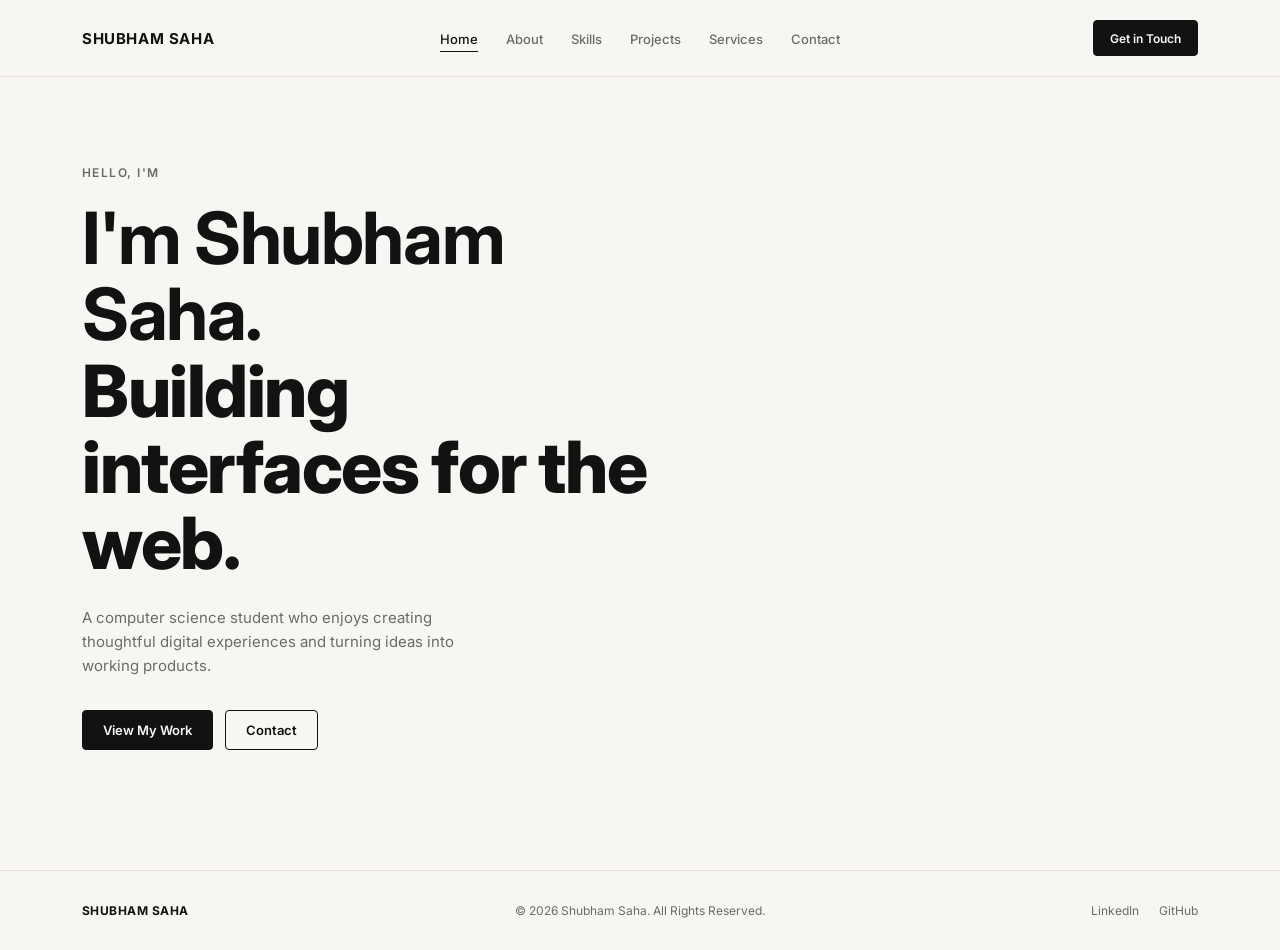
<file: index.html>
<!DOCTYPE html>
<html lang="en">
<head>
  <meta charset="UTF-8" />
  <meta name="viewport" content="width=device-width, initial-scale=1.0" />
  <title>Shubham Saha — Portfolio</title>
  <link rel="preconnect" href="https://fonts.googleapis.com" />
  <link rel="preconnect" href="https://fonts.gstatic.com" crossorigin />
  <link
    href="https://fonts.googleapis.com/css2?family=Inter:wght@400;500;600;700;800&display=swap"
    rel="stylesheet"
  />
  <link rel="stylesheet" href="styles.css" />
</head>
<body>
  <header class="site-header">
    <div class="container site-header__inner">
      <span class="wordmark">Shubham Saha</span>

      <nav class="primary-nav" aria-label="Primary">
        <ul class="primary-nav__list">
          <li><a class="primary-nav__link is-active" href="index.html" aria-current="page">Home</a></li>
          <li><a class="primary-nav__link" href="about.html">About</a></li>
          <li><a class="primary-nav__link" href="skills.html">Skills</a></li>
          <li><a class="primary-nav__link" href="projects.html">Projects</a></li>
          <li><a class="primary-nav__link" href="services.html">Services</a></li>
          <li><a class="primary-nav__link" href="contact.html">Contact</a></li>
        </ul>
      </nav>

      <a class="btn btn--primary btn--compact header-cta" href="contact.html">Get in Touch</a>

      <button class="header-mobile-toggle" type="button" aria-label="Open menu">
        <span class="header-mobile-toggle__bar"></span>
      </button>
    </div>
  </header>

  <main>
    <section class="hero">
      <div class="container hero__grid">
        <div class="hero__content">
          <p class="hero__label">Hello, I'm</p>

          <h1 class="hero__heading">
            <span class="hero__heading-lead">I'm Shubham Saha.</span>
            Building interfaces for the web.
          </h1>

          <p class="hero__copy">
            A computer science student who enjoys creating thoughtful digital
            experiences and turning ideas into working products.
          </p>

          <div class="hero__actions">
            <a class="btn btn--primary" href="projects.html">View My Work</a>
            <a class="btn btn--secondary" href="contact.html">Contact</a>
          </div>
        </div>

        <!-- <div class="hero__media">
          <div class="hero__image-frame">
            <div class="hero__image-placeholder">
              <span class="hero__image-placeholder-icon" aria-hidden="true"></span>
              <span class="hero__image-placeholder-text">Portrait placeholder</span>
            </div>
          </div>
        </div> -->
      </div>
    </section>
  </main>

  <footer class="site-footer">
    <div class="container site-footer__inner">
      <span class="site-footer__brand">Shubham Saha</span>
      <p class="site-footer__copy">© 2026 Shubham Saha. All Rights Reserved.</p>
      <div class="site-footer__links">
        <a href="https://www.linkedin.com/in/watashi-shubhamsaha" target="_blank" rel="noopener noreferrer">LinkedIn</a>
        <a href="https://github.com/shubh47-stealth" target="_blank" rel="noopener noreferrer">GitHub</a>
      </div>
    </div>
  </footer>
</body>
</html>
</file>
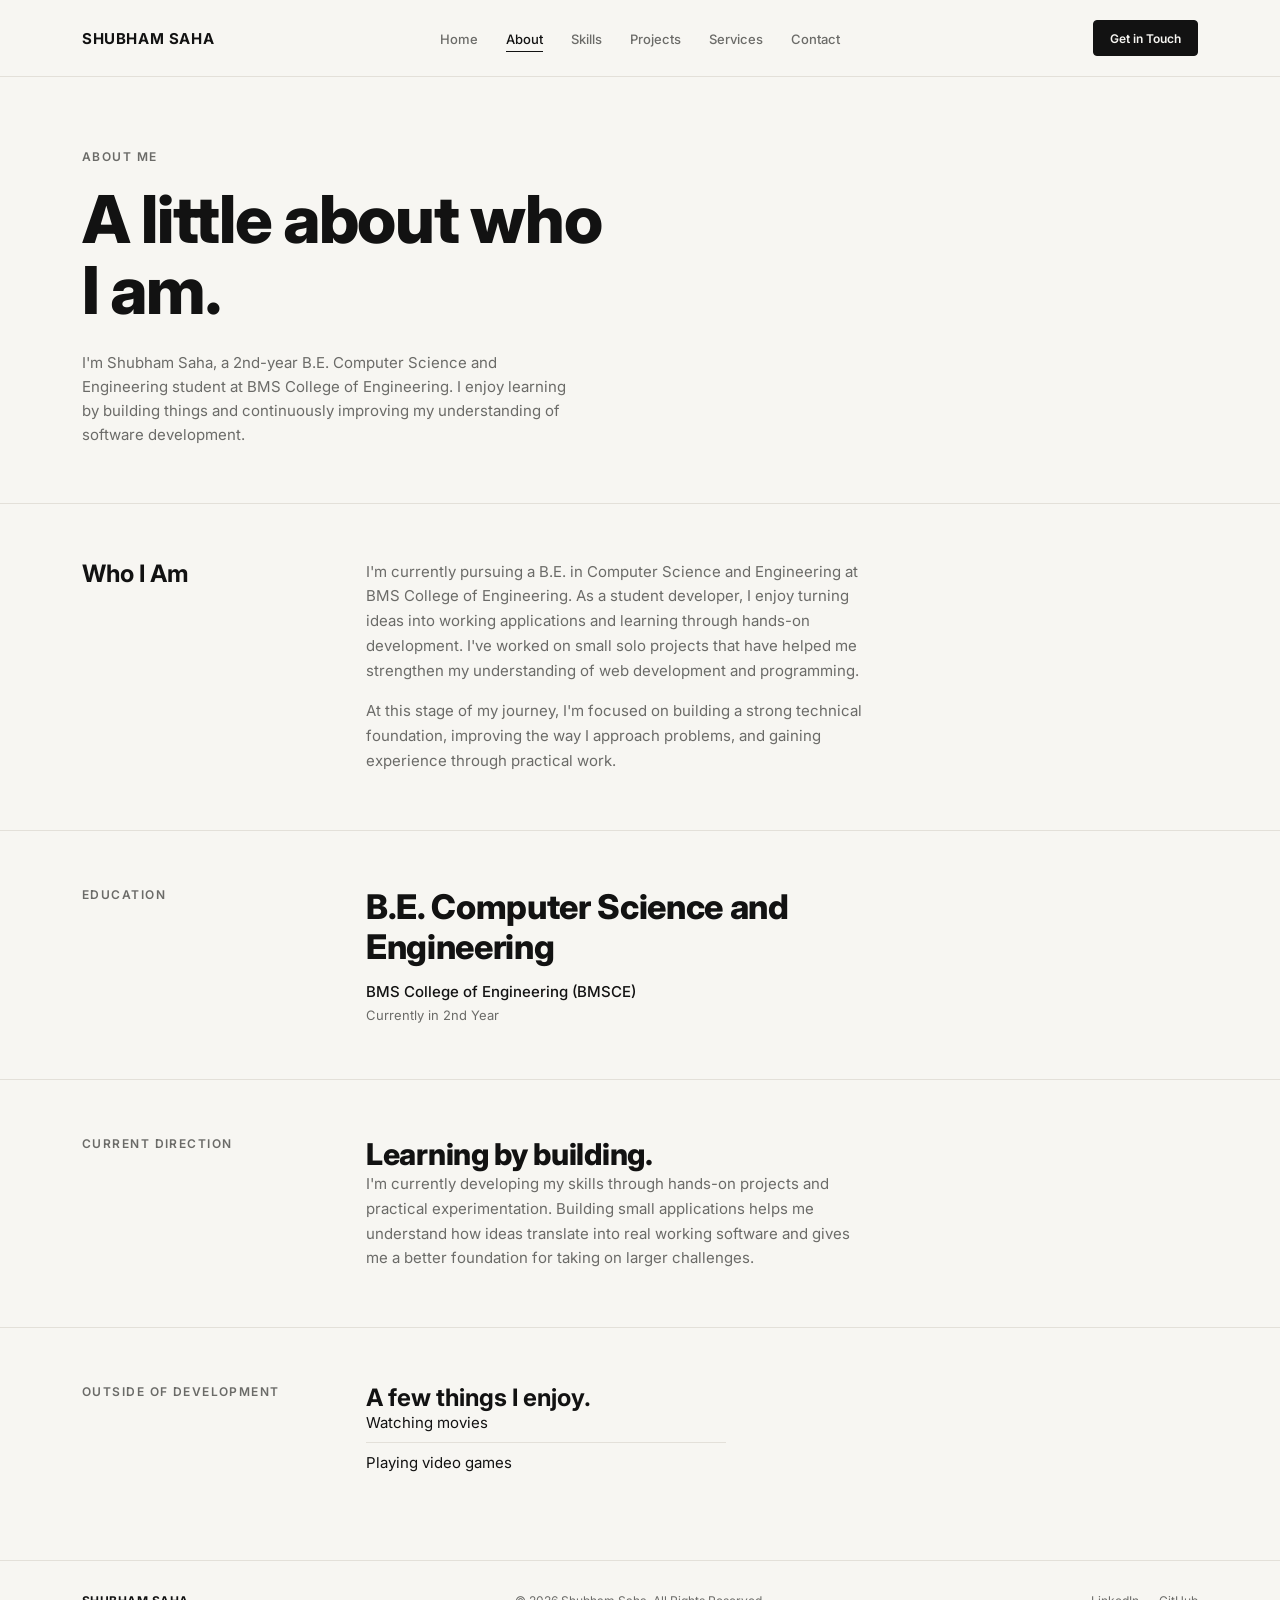
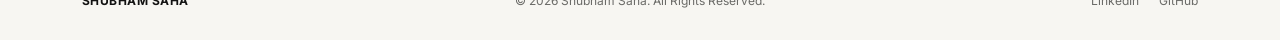
<file: about.html>
<!DOCTYPE html>
<html lang="en">
<head>
  <meta charset="UTF-8" />
  <meta name="viewport" content="width=device-width, initial-scale=1.0" />
  <title>About — Shubham Saha</title>
  <link rel="preconnect" href="https://fonts.googleapis.com" />
  <link rel="preconnect" href="https://fonts.gstatic.com" crossorigin />
  <link
    href="https://fonts.googleapis.com/css2?family=Inter:wght@400;500;600;700;800&display=swap"
    rel="stylesheet"
  />
  <link rel="stylesheet" href="styles.css" />
</head>
<body>
  <header class="site-header">
    <div class="container site-header__inner">
      <span class="wordmark">Shubham Saha</span>

      <nav class="primary-nav" aria-label="Primary">
        <ul class="primary-nav__list">
          <li><a class="primary-nav__link" href="index.html">Home</a></li>
          <li><a class="primary-nav__link is-active" href="about.html" aria-current="page">About</a></li>
          <li><a class="primary-nav__link" href="skills.html">Skills</a></li>
          <li><a class="primary-nav__link" href="projects.html">Projects</a></li>
          <li><a class="primary-nav__link" href="services.html">Services</a></li>
          <li><a class="primary-nav__link" href="contact.html">Contact</a></li>
        </ul>
      </nav>

      <a class="btn btn--primary btn--compact header-cta" href="contact.html">Get in Touch</a>

      <button class="header-mobile-toggle" type="button" aria-label="Open menu">
        <span class="header-mobile-toggle__bar"></span>
      </button>
    </div>
  </header>

  <main>
    <!-- About intro -->
    <section class="page-intro">
      <div class="container">
        <p class="page-intro__label">About Me</p>
        <h1 class="page-intro__heading">A little about who I am.</h1>
        <p class="page-intro__copy">
          I'm Shubham Saha, a 2nd-year B.E. Computer Science and Engineering
          student at BMS College of Engineering. I enjoy learning by building
          things and continuously improving my understanding of software
          development.
        </p>
      </div>
    </section>

    <!-- Who I Am -->
    <section class="section">
      <div class="container section__grid">
        <h2 class="section__heading">Who I Am</h2>
        <div class="section__body">
          <p>
            I'm currently pursuing a B.E. in Computer Science and Engineering
            at BMS College of Engineering. As a student developer, I enjoy
            turning ideas into working applications and learning through
            hands-on development. I've worked on small solo projects that
            have helped me strengthen my understanding of web development and
            programming.
          </p>
          <p>
            At this stage of my journey, I'm focused on building a strong
            technical foundation, improving the way I approach problems, and
            gaining experience through practical work.
          </p>
        </div>
      </div>
    </section>

    <!-- Education -->
    <section class="section">
      <div class="container section__grid">
        <p class="section__label">Education</p>
        <div>
          <h2 class="education__title">B.E. Computer Science and Engineering</h2>
          <p class="education__institution">BMS College of Engineering (BMSCE)</p>
          <p class="education__status">Currently in 2nd Year</p>
        </div>
      </div>
    </section>

    <!-- Current Direction -->
    <section class="section">
      <div class="container section__grid">
        <p class="section__label">Current Direction</p>
        <div>
          <h2 class="current-direction__heading">Learning by building.</h2>
          <div class="section__body">
            <p>
              I'm currently developing my skills through hands-on projects
              and practical experimentation. Building small applications
              helps me understand how ideas translate into real working
              software and gives me a better foundation for taking on larger
              challenges.
            </p>
          </div>
        </div>
      </div>
    </section>

    <!-- Outside of Development -->
    <section class="section section--quiet">
      <div class="container section__grid">
        <p class="section__label">Outside of Development</p>
        <div>
          <h2 class="section__heading">A few things I enjoy.</h2>
          <ul class="interests__list">
            <li class="interests__item">Watching movies</li>
            <li class="interests__item">Playing video games</li>
          </ul>
        </div>
      </div>
    </section>
  </main>

  <footer class="site-footer">
    <div class="container site-footer__inner">
      <span class="site-footer__brand">Shubham Saha</span>
      <p class="site-footer__copy">© 2026 Shubham Saha. All Rights Reserved.</p>
      <div class="site-footer__links">
        <a href="https://www.linkedin.com/in/watashi-shubhamsaha" target="_blank" rel="noopener noreferrer">LinkedIn</a>
        <a href="https://github.com/shubh47-stealth" target="_blank" rel="noopener noreferrer">GitHub</a>
      </div>
    </div>
  </footer>
</body>
</html>
</file>
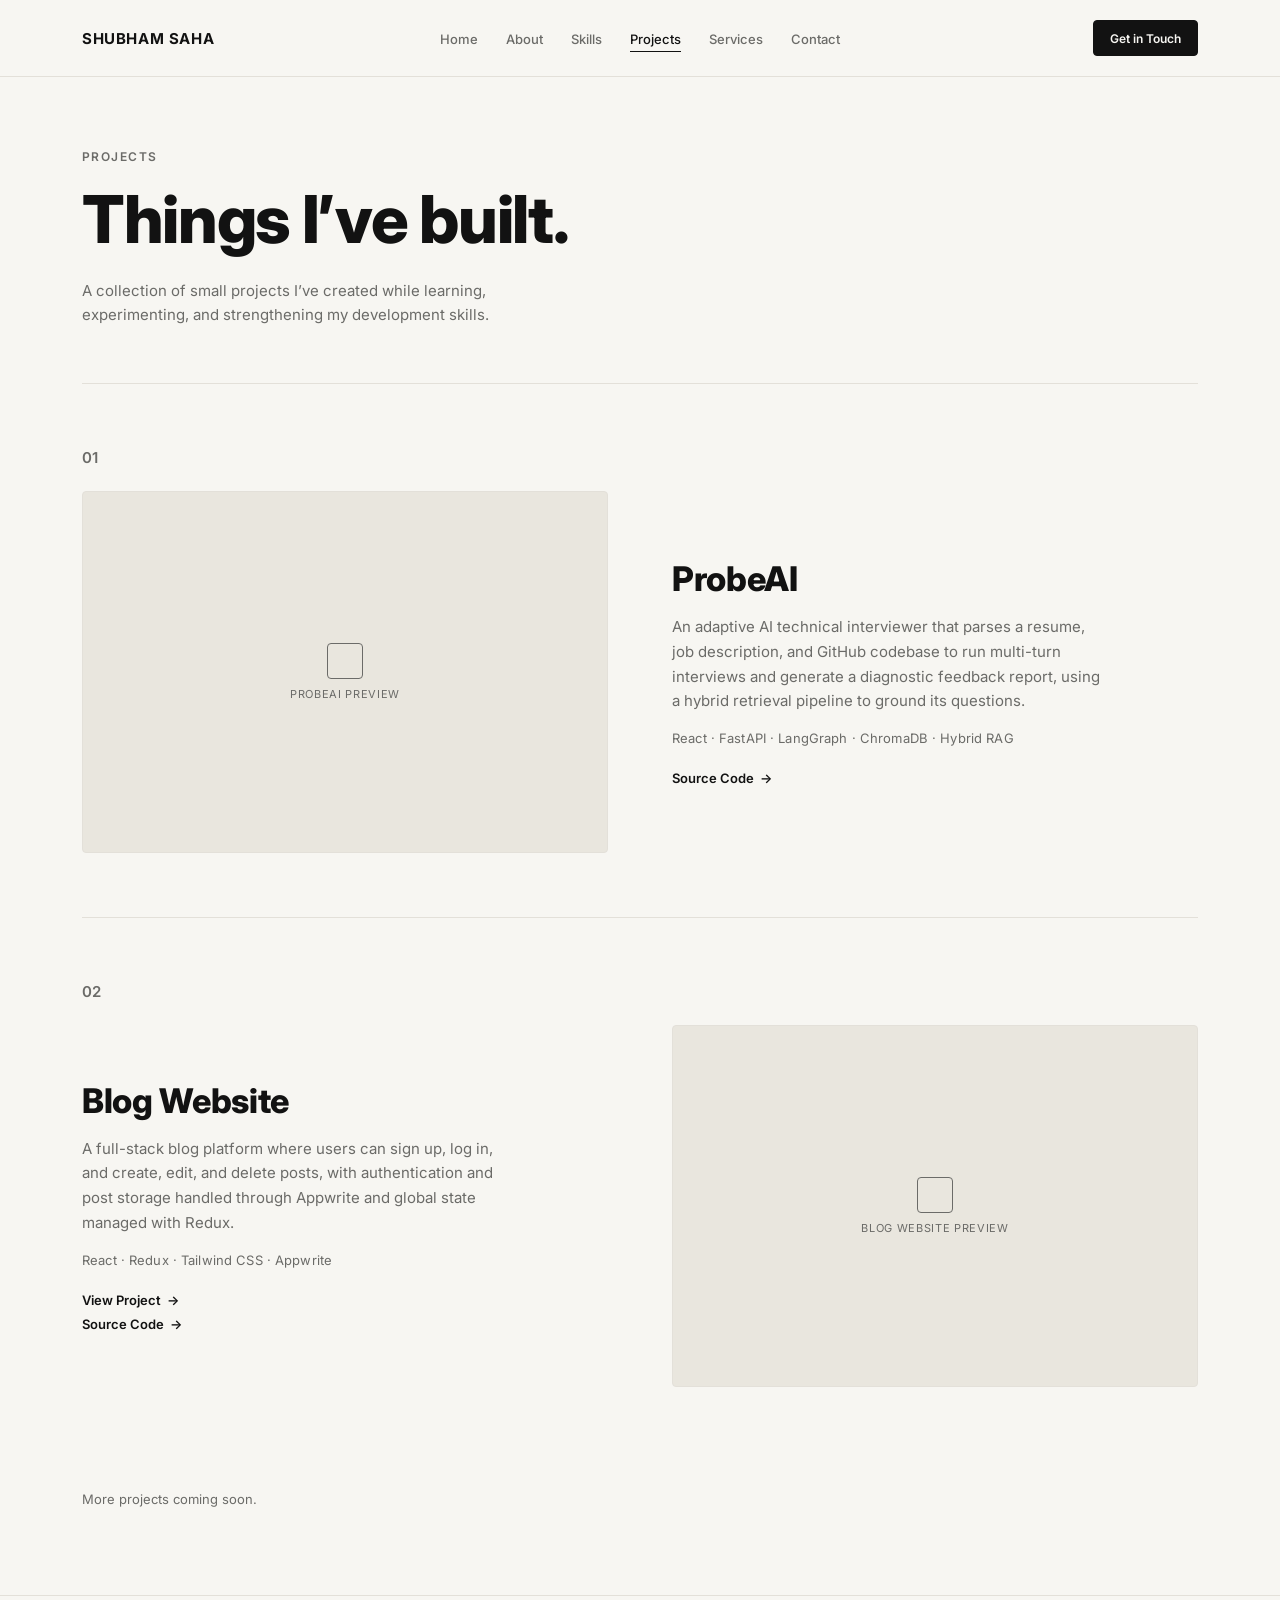
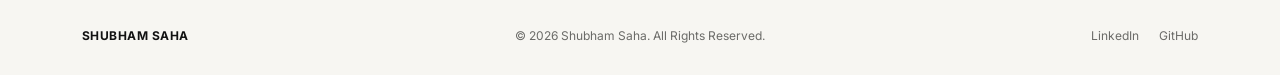
<file: projects.html>
<!DOCTYPE html>
<html lang="en">
<head>
  <meta charset="UTF-8" />
  <meta name="viewport" content="width=device-width, initial-scale=1.0" />
  <title>Projects — Shubham Saha</title>
  <link rel="preconnect" href="https://fonts.googleapis.com" />
  <link rel="preconnect" href="https://fonts.gstatic.com" crossorigin />
  <link
    href="https://fonts.googleapis.com/css2?family=Inter:wght@400;500;600;700;800&display=swap"
    rel="stylesheet"
  />
  <link rel="stylesheet" href="styles.css" />
</head>
<body>
  <header class="site-header">
    <div class="container site-header__inner">
      <span class="wordmark">Shubham Saha</span>

      <nav class="primary-nav" aria-label="Primary">
        <ul class="primary-nav__list">
          <li><a class="primary-nav__link" href="index.html">Home</a></li>
          <li><a class="primary-nav__link" href="about.html">About</a></li>
          <li><a class="primary-nav__link" href="skills.html">Skills</a></li>
          <li><a class="primary-nav__link is-active" href="projects.html" aria-current="page">Projects</a></li>
          <li><a class="primary-nav__link" href="services.html">Services</a></li>
          <li><a class="primary-nav__link" href="contact.html">Contact</a></li>
        </ul>
      </nav>

      <a class="btn btn--primary btn--compact header-cta" href="contact.html">Get in Touch</a>

      <button class="header-mobile-toggle" type="button" aria-label="Open menu">
        <span class="header-mobile-toggle__bar"></span>
      </button>
    </div>
  </header>

  <main>
    <!-- Projects intro -->
    <section class="page-intro">
      <div class="container">
        <p class="page-intro__label">Projects</p>
        <h1 class="page-intro__heading">Things I&#8217;ve built.</h1>
        <p class="page-intro__copy">
          A collection of small projects I&#8217;ve created while learning,
          experimenting, and strengthening my development skills.
        </p>
      </div>
    </section>

    <!-- Project list -->
    <section>
      <div class="container">
        <div class="projects-list">

          <!-- Project 01 — ProbeAI -->
          <article class="project-item">
            <span class="project-item__number">01</span>
            <div class="project-item__grid">
              <div class="project-item__media">
                <div class="project-image-frame">
                  <div class="project-image-placeholder">
                    <span class="project-image-placeholder-icon" aria-hidden="true"></span>
                    <span class="project-image-placeholder-text">ProbeAI preview</span>
                  </div>
                </div>
              </div>
              <div class="project-item__content">
                <h2 class="project-item__title">ProbeAI</h2>
                <p class="project-item__description">
                  An adaptive AI technical interviewer that parses a resume,
                  job description, and GitHub codebase to run multi-turn
                  interviews and generate a diagnostic feedback report, using
                  a hybrid retrieval pipeline to ground its questions.
                </p>
                <p class="project-item__tech">React · FastAPI · LangGraph · ChromaDB · Hybrid RAG</p>
                <div class="project-item__links">
                  <a
                    class="project-link"
                    href="https://github.com/shubh47-stealth/Probe-AI-Interviewer"
                    target="_blank"
                    rel="noopener noreferrer"
                  >
                    Source Code <span class="project-link__arrow">→</span>
                  </a>
                </div>
              </div>
            </div>
          </article>

          <!-- Project 02 — Blog Website -->
          <article class="project-item project-item--reverse">
            <span class="project-item__number">02</span>
            <div class="project-item__grid">
              <div class="project-item__media">
                <div class="project-image-frame">
                  <div class="project-image-placeholder">
                    <span class="project-image-placeholder-icon" aria-hidden="true"></span>
                    <span class="project-image-placeholder-text">Blog Website preview</span>
                  </div>
                </div>
              </div>
              <div class="project-item__content">
                <h2 class="project-item__title">Blog Website</h2>
                <p class="project-item__description">
                  A full-stack blog platform where users can sign up, log in,
                  and create, edit, and delete posts, with authentication and
                  post storage handled through Appwrite and global state
                  managed with Redux.
                </p>
                <p class="project-item__tech">React · Redux · Tailwind CSS · Appwrite</p>
                <div class="project-item__links">
                  <a
                    class="project-link"
                    href="https://blog-post-seven-flax.vercel.app/"
                    target="_blank"
                    rel="noopener noreferrer"
                  >
                    View Project <span class="project-link__arrow">→</span>
                  </a>
                  <a
                    class="project-link"
                    href="https://github.com/shubh47-stealth/BlogPost"
                    target="_blank"
                    rel="noopener noreferrer"
                  >
                    Source Code <span class="project-link__arrow">→</span>
                  </a>
                </div>
              </div>
            </div>
          </article>

        </div>

        <div class="projects-more">
          <p class="projects-more__text">More projects coming soon.</p>
        </div>
      </div>
    </section>
  </main>

  <footer class="site-footer">
    <div class="container site-footer__inner">
      <span class="site-footer__brand">Shubham Saha</span>
      <p class="site-footer__copy">© 2026 Shubham Saha. All Rights Reserved.</p>
      <div class="site-footer__links">
        <a href="https://www.linkedin.com/in/watashi-shubhamsaha" target="_blank" rel="noopener noreferrer">LinkedIn</a>
        <a href="https://github.com/shubh47-stealth" target="_blank" rel="noopener noreferrer">GitHub</a>
      </div>
    </div>
  </footer>
</body>
</html>
</file>
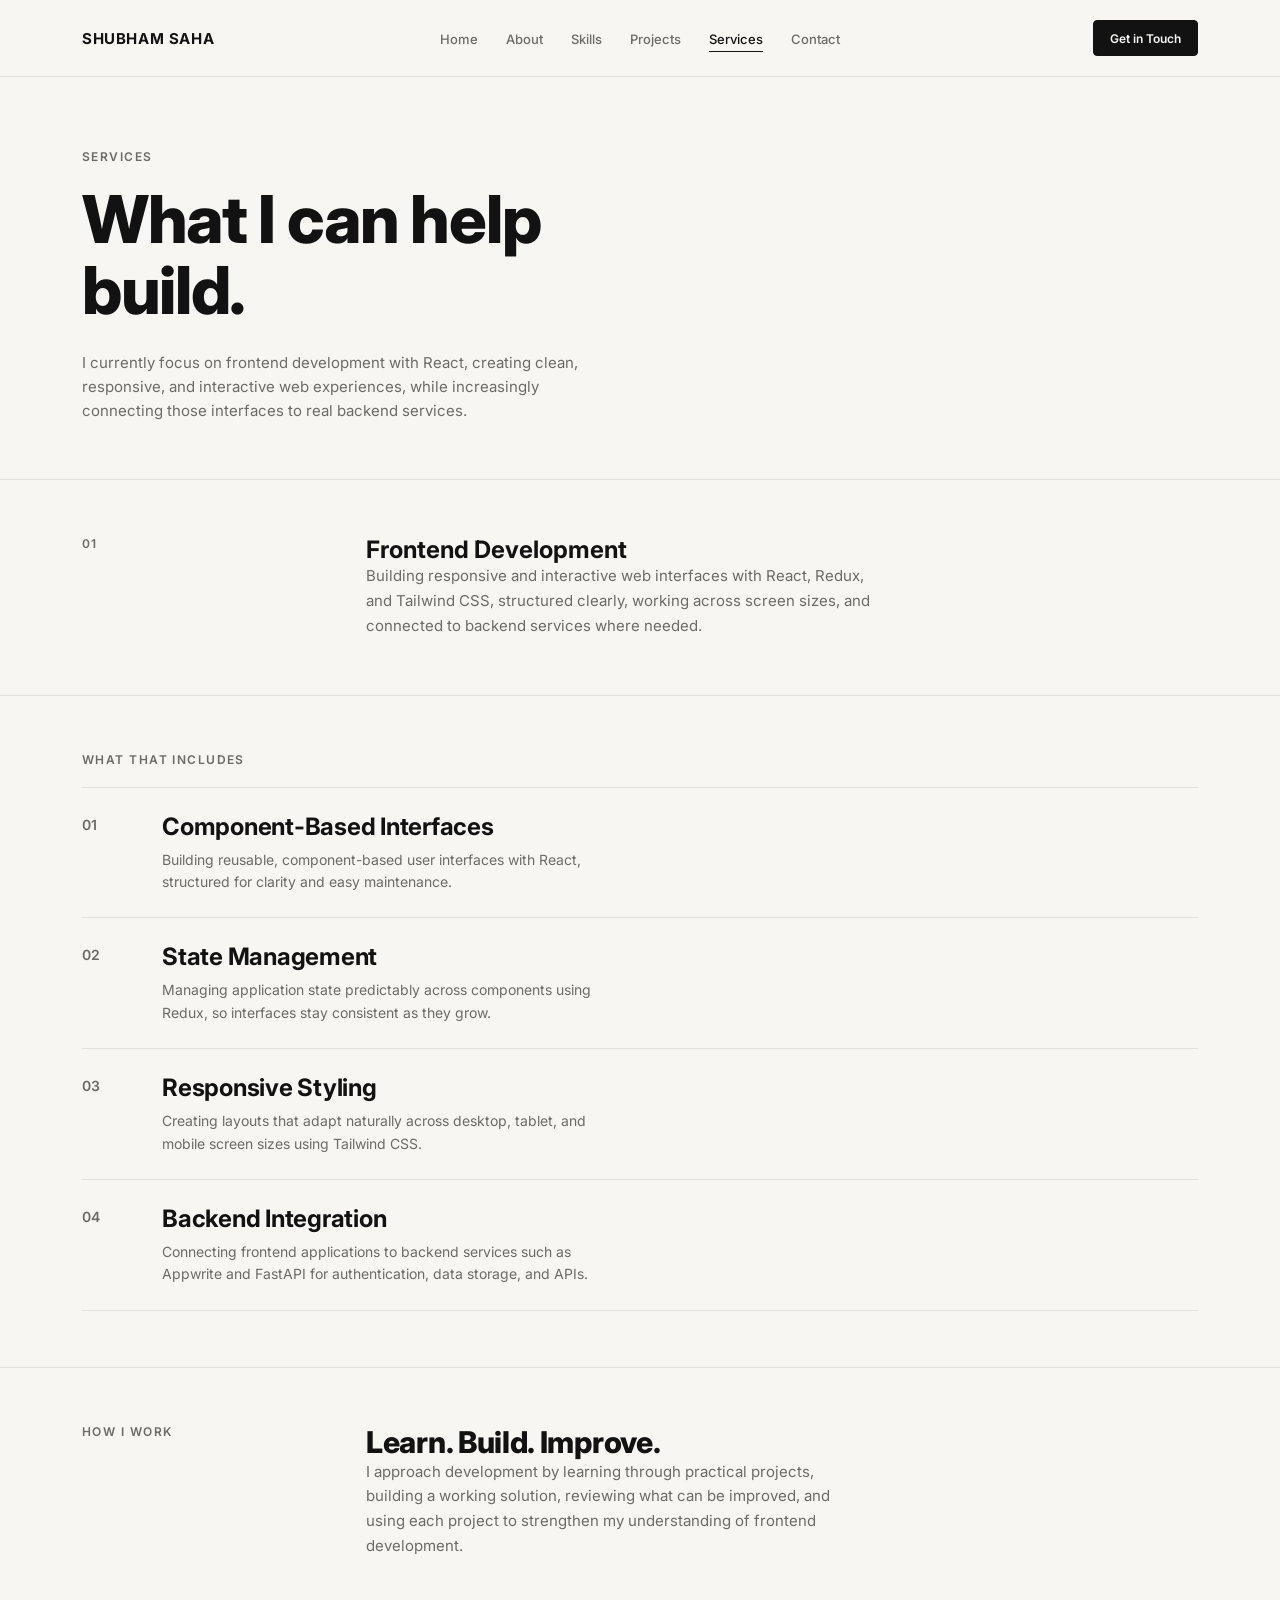
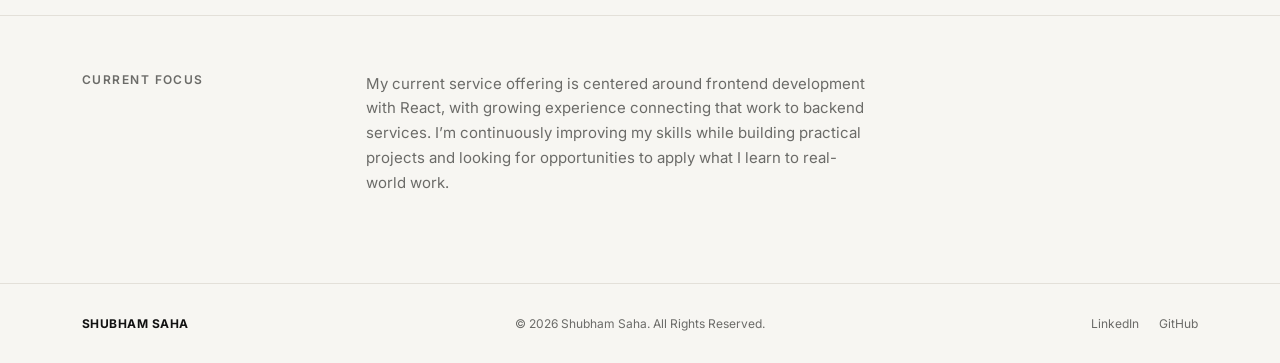
<file: services.html>
<!DOCTYPE html>
<html lang="en">
<head>
  <meta charset="UTF-8" />
  <meta name="viewport" content="width=device-width, initial-scale=1.0" />
  <title>Services — Shubham Saha</title>
  <link rel="preconnect" href="https://fonts.googleapis.com" />
  <link rel="preconnect" href="https://fonts.gstatic.com" crossorigin />
  <link
    href="https://fonts.googleapis.com/css2?family=Inter:wght@400;500;600;700;800&display=swap"
    rel="stylesheet"
  />
  <link rel="stylesheet" href="styles.css" />
</head>
<body>
  <header class="site-header">
    <div class="container site-header__inner">
      <span class="wordmark">Shubham Saha</span>

      <nav class="primary-nav" aria-label="Primary">
        <ul class="primary-nav__list">
          <li><a class="primary-nav__link" href="index.html">Home</a></li>
          <li><a class="primary-nav__link" href="about.html">About</a></li>
          <li><a class="primary-nav__link" href="skills.html">Skills</a></li>
          <li><a class="primary-nav__link" href="projects.html">Projects</a></li>
          <li><a class="primary-nav__link is-active" href="services.html" aria-current="page">Services</a></li>
          <li><a class="primary-nav__link" href="contact.html">Contact</a></li>
        </ul>
      </nav>

      <a class="btn btn--primary btn--compact header-cta" href="contact.html">Get in Touch</a>

      <button class="header-mobile-toggle" type="button" aria-label="Open menu">
        <span class="header-mobile-toggle__bar"></span>
      </button>
    </div>
  </header>

  <main>
    <!-- Services intro -->
    <section class="page-intro">
      <div class="container">
        <p class="page-intro__label">Services</p>
        <h1 class="page-intro__heading">What I can help build.</h1>
        <p class="page-intro__copy">
          I currently focus on frontend development with React, creating
          clean, responsive, and interactive web experiences, while
          increasingly connecting those interfaces to real backend services.
        </p>
      </div>
    </section>

    <!-- Main Service -->
    <section class="section">
      <div class="container section__grid">
        <p class="section__label">01</p>
        <div>
          <h2 class="section__heading">Frontend Development</h2>
          <div class="section__body">
            <p>
              Building responsive and interactive web interfaces with React,
              Redux, and Tailwind CSS, structured clearly, working across
              screen sizes, and connected to backend services where needed.
            </p>
          </div>
        </div>
      </div>
    </section>

    <!-- What That Includes -->
    <section class="section">
      <div class="container">
        <p class="section__label">What That Includes</p>

        <div class="skill-list">
          <article class="skill-row">
            <span class="skill-row__number">01</span>
            <div class="skill-row__main">
              <h3 class="skill-row__name">Component-Based Interfaces</h3>
              <p class="skill-row__description">
                Building reusable, component-based user interfaces with
                React, structured for clarity and easy maintenance.
              </p>
            </div>
          </article>

          <article class="skill-row">
            <span class="skill-row__number">02</span>
            <div class="skill-row__main">
              <h3 class="skill-row__name">State Management</h3>
              <p class="skill-row__description">
                Managing application state predictably across components
                using Redux, so interfaces stay consistent as they grow.
              </p>
            </div>
          </article>

          <article class="skill-row">
            <span class="skill-row__number">03</span>
            <div class="skill-row__main">
              <h3 class="skill-row__name">Responsive Styling</h3>
              <p class="skill-row__description">
                Creating layouts that adapt naturally across desktop, tablet,
                and mobile screen sizes using Tailwind CSS.
              </p>
            </div>
          </article>

          <article class="skill-row">
            <span class="skill-row__number">04</span>
            <div class="skill-row__main">
              <h3 class="skill-row__name">Backend Integration</h3>
              <p class="skill-row__description">
                Connecting frontend applications to backend services such as
                Appwrite and FastAPI for authentication, data storage, and
                APIs.
              </p>
            </div>
          </article>
        </div>
      </div>
    </section>

    <!-- How I Work -->
    <section class="section">
      <div class="container section__grid">
        <p class="section__label">How I Work</p>
        <div>
          <h2 class="current-direction__heading">Learn. Build. Improve.</h2>
          <div class="section__body">
            <p>
              I approach development by learning through practical projects,
              building a working solution, reviewing what can be improved,
              and using each project to strengthen my understanding of
              frontend development.
            </p>
          </div>
        </div>
      </div>
    </section>

    <!-- Current Focus -->
    <section class="section section--quiet">
      <div class="container section__grid">
        <p class="section__label">Current Focus</p>
        <div class="section__body">
          <p>
            My current service offering is centered around frontend
            development with React, with growing experience connecting that
            work to backend services. I&#8217;m continuously improving my
            skills while building practical projects and looking for
            opportunities to apply what I learn to real-world work.
          </p>
        </div>
      </div>
    </section>
  </main>

  <footer class="site-footer">
    <div class="container site-footer__inner">
      <span class="site-footer__brand">Shubham Saha</span>
      <p class="site-footer__copy">© 2026 Shubham Saha. All Rights Reserved.</p>
      <div class="site-footer__links">
        <a href="https://www.linkedin.com/in/watashi-shubhamsaha" target="_blank" rel="noopener noreferrer">LinkedIn</a>
        <a href="https://github.com/shubh47-stealth" target="_blank" rel="noopener noreferrer">GitHub</a>
      </div>
    </div>
  </footer>
</body>
</html>
</file>
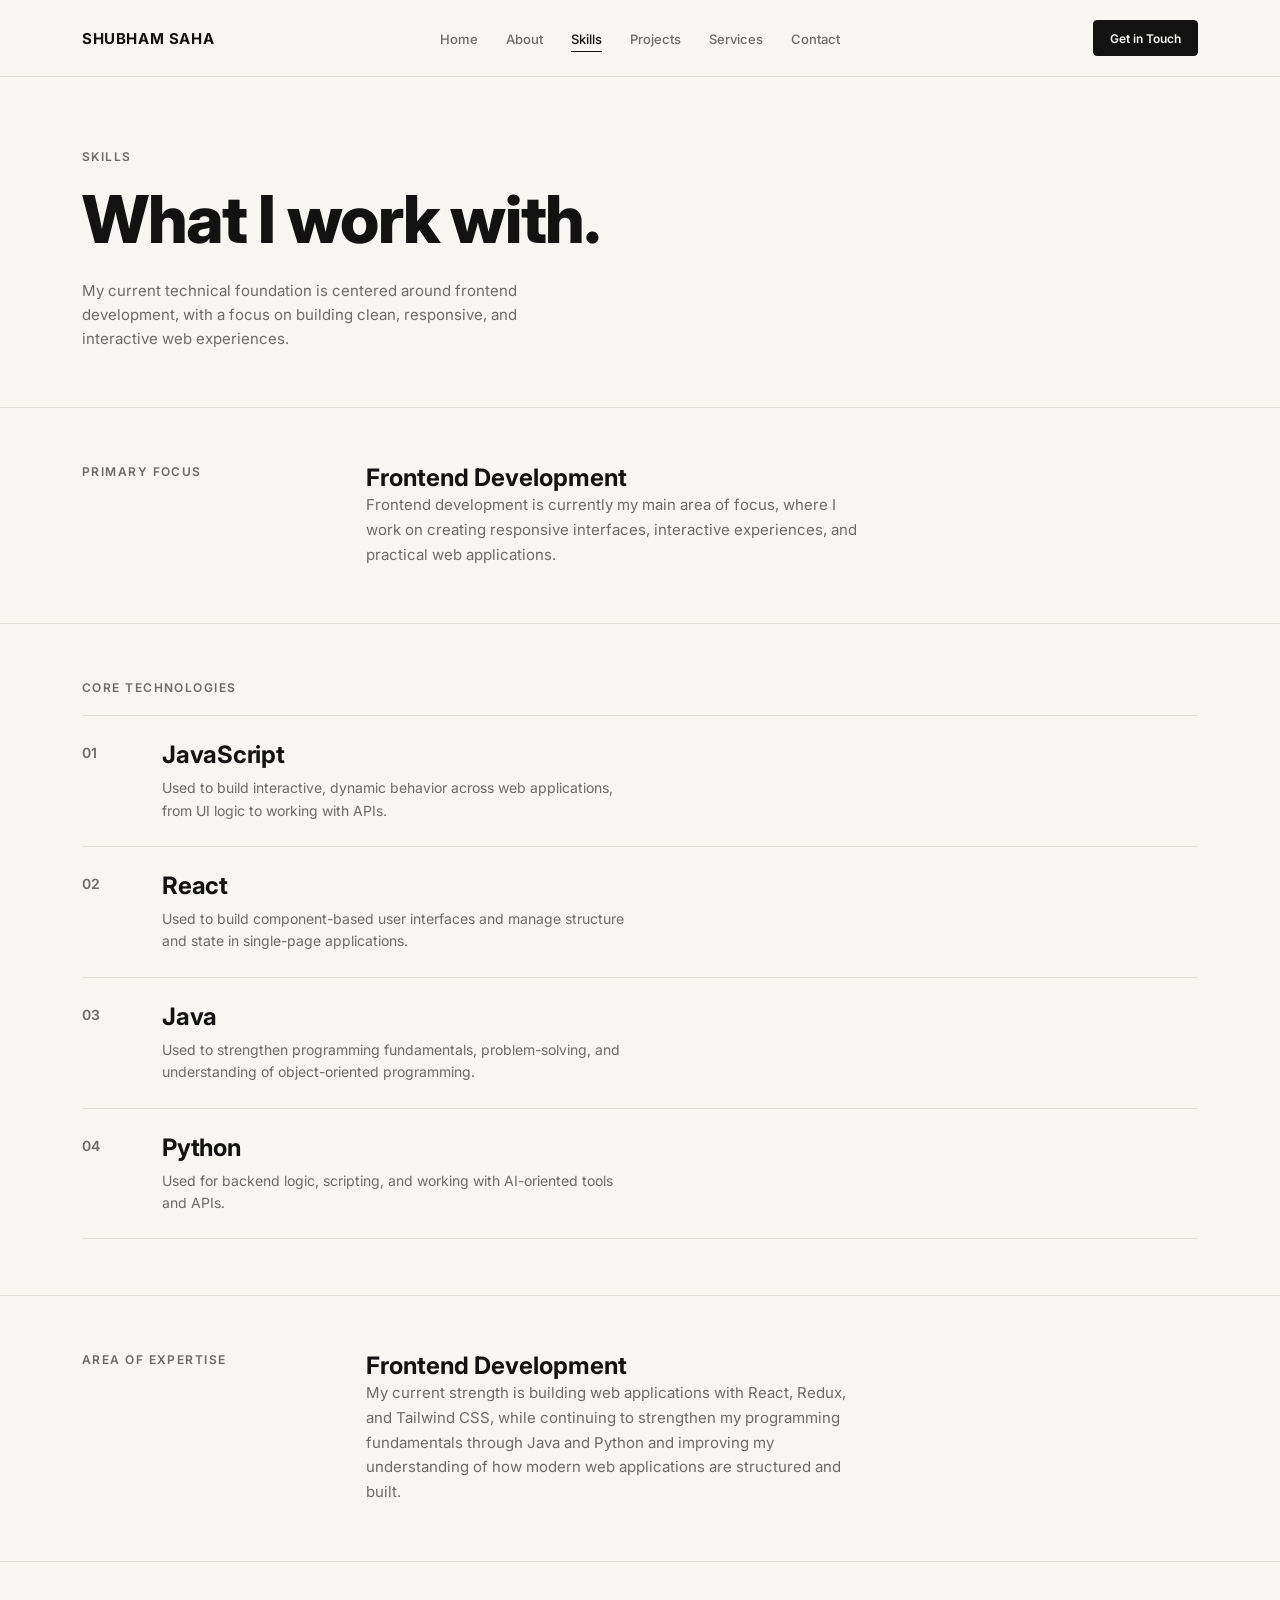
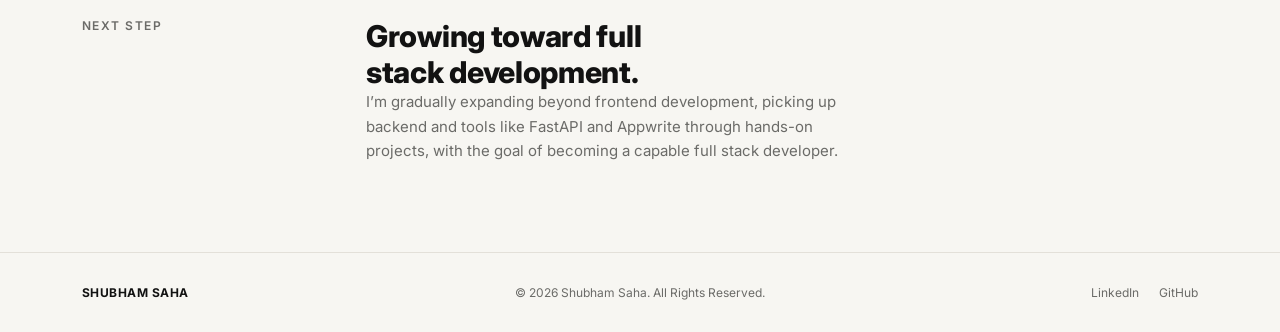
<file: skills.html>
<!DOCTYPE html>
<html lang="en">
<head>
  <meta charset="UTF-8" />
  <meta name="viewport" content="width=device-width, initial-scale=1.0" />
  <title>Skills — Shubham Saha</title>
  <link rel="preconnect" href="https://fonts.googleapis.com" />
  <link rel="preconnect" href="https://fonts.gstatic.com" crossorigin />
  <link
    href="https://fonts.googleapis.com/css2?family=Inter:wght@400;500;600;700;800&display=swap"
    rel="stylesheet"
  />
  <link rel="stylesheet" href="styles.css" />
</head>
<body>
  <header class="site-header">
    <div class="container site-header__inner">
      <span class="wordmark">Shubham Saha</span>

      <nav class="primary-nav" aria-label="Primary">
        <ul class="primary-nav__list">
          <li><a class="primary-nav__link" href="index.html">Home</a></li>
          <li><a class="primary-nav__link" href="about.html">About</a></li>
          <li><a class="primary-nav__link is-active" href="skills.html" aria-current="page">Skills</a></li>
          <li><a class="primary-nav__link" href="projects.html">Projects</a></li>
          <li><a class="primary-nav__link" href="services.html">Services</a></li>
          <li><a class="primary-nav__link" href="contact.html">Contact</a></li>
        </ul>
      </nav>

      <a class="btn btn--primary btn--compact header-cta" href="contact.html">Get in Touch</a>

      <button class="header-mobile-toggle" type="button" aria-label="Open menu">
        <span class="header-mobile-toggle__bar"></span>
      </button>
    </div>
  </header>

  <main>
    <!-- Skills intro -->
    <section class="page-intro">
      <div class="container">
        <p class="page-intro__label">Skills</p>
        <h1 class="page-intro__heading">What I work with.</h1>
        <p class="page-intro__copy">
          My current technical foundation is centered around frontend
          development, with a focus on building clean, responsive, and
          interactive web experiences.
        </p>
      </div>
    </section>

    <!-- Primary Focus -->
    <section class="section">
      <div class="container section__grid">
        <p class="section__label">Primary Focus</p>
        <div>
          <h2 class="section__heading">Frontend Development</h2>
          <div class="section__body">
            <p>
              Frontend development is currently my main area of focus, where
              I work on creating responsive interfaces, interactive
              experiences, and practical web applications.
            </p>
          </div>
        </div>
      </div>
    </section>

    <!-- Core Technologies -->
    <section class="section">
      <div class="container">
        <p class="section__label">Core Technologies</p>

        <div class="skill-list">
          <article class="skill-row">
            <span class="skill-row__number">01</span>
            <div class="skill-row__main">
              <h3 class="skill-row__name">JavaScript</h3>
              <p class="skill-row__description">
                Used to build interactive, dynamic behavior across web
                applications, from UI logic to working with APIs.
              </p>
            </div>
          </article>

          <article class="skill-row">
            <span class="skill-row__number">02</span>
            <div class="skill-row__main">
              <h3 class="skill-row__name">React</h3>
              <p class="skill-row__description">
                Used to build component-based user interfaces and manage
                structure and state in single-page applications.
              </p>
            </div>
          </article>
         
          <article class="skill-row">
            <span class="skill-row__number">03</span>
            <div class="skill-row__main">
              <h3 class="skill-row__name">Java</h3>
              <p class="skill-row__description">
                Used to strengthen programming fundamentals, problem-solving,
                and understanding of object-oriented programming.
              </p>
            </div>
          </article>

          <article class="skill-row">
            <span class="skill-row__number">04</span>
            <div class="skill-row__main">
              <h3 class="skill-row__name">Python</h3>
              <p class="skill-row__description">
                Used for backend logic, scripting, and working with
                AI-oriented tools and APIs.
              </p>
            </div>
          </article>
        </div>
      </div>
    </section>

    <!-- Area of Expertise -->
    <section class="section">
      <div class="container section__grid">
        <p class="section__label">Area of Expertise</p>
        <div>
          <h2 class="section__heading">Frontend Development</h2>
          <div class="section__body">
            <p>
              My current strength is building web applications with React,
              Redux, and Tailwind CSS, while continuing to strengthen my
              programming fundamentals through Java and Python and improving
              my understanding of how modern web applications are structured
              and built.
            </p>
          </div>
        </div>
      </div>
    </section>

    <!-- Next Step -->
    <section class="section section--quiet">
      <div class="container section__grid">
        <p class="section__label">Next Step</p>
        <div>
          <h2 class="current-direction__heading">
            Growing toward full stack development.
          </h2>
          <div class="section__body">
            <p>
              I&#8217;m gradually expanding beyond frontend development,
              picking up backend and tools like FastAPI and
              Appwrite through hands-on projects, with the goal of becoming
              a capable full stack developer.
            </p>
          </div>
        </div>
      </div>
    </section>
  </main>

  <footer class="site-footer">
    <div class="container site-footer__inner">
      <span class="site-footer__brand">Shubham Saha</span>
      <p class="site-footer__copy">© 2026 Shubham Saha. All Rights Reserved.</p>
      <div class="site-footer__links">
        <a href="https://www.linkedin.com/in/watashi-shubhamsaha" target="_blank" rel="noopener noreferrer">LinkedIn</a>
        <a href="https://github.com/shubh47-stealth" target="_blank" rel="noopener noreferrer">GitHub</a>
      </div>
    </div>
  </footer>
</body>
</html>
</file>
<file: styles.css>
/* =========================================================
   Shubham Saha — Portfolio Website
   Single shared stylesheet for all pages (Home, About, ...).
   No inline styles anywhere.
   ========================================================= */

:root {
  --color-bg: #f7f6f2;
  --color-text: #121212;
  --color-text-secondary: #6b6b68;
  --color-border: #e3e0d9;
  --color-button-bg: #121212;
  --color-button-text: #f7f6f2;
  --color-button-secondary-text: #121212;

  --font-sans: "Inter", "Helvetica Neue", Helvetica, Arial, sans-serif;

  --container-width: 1180px;
  --header-height: 76px;

  --radius-sm: 4px;
}

* {
  box-sizing: border-box;
}

html,
body {
  padding: 0;
  margin: 0;
}

body {
  background-color: var(--color-bg);
  color: var(--color-text);
  font-family: var(--font-sans);
  -webkit-font-smoothing: antialiased;
  -moz-osx-font-smoothing: grayscale;
}

a {
  color: inherit;
  text-decoration: none;
}

button {
  font-family: inherit;
  cursor: pointer;
}

ul {
  list-style: none;
  margin: 0;
  padding: 0;
}

img {
  max-width: 100%;
  display: block;
}

.container {
  width: 100%;
  max-width: var(--container-width);
  margin-left: auto;
  margin-right: auto;
  padding-left: 32px;
  padding-right: 32px;
}

/* -------------------- Focus visibility -------------------- */
a:focus-visible,
button:focus-visible {
  outline: 2px solid var(--color-text);
  outline-offset: 3px;
}

/* -------------------- Header -------------------- */
.site-header {
  border-bottom: 1px solid var(--color-border);
  background-color: var(--color-bg);
}

.site-header__inner {
  height: var(--header-height);
  display: flex;
  align-items: center;
  justify-content: space-between;
  gap: 24px;
}

.wordmark {
  font-size: 15px;
  font-weight: 700;
  letter-spacing: 0.04em;
  text-transform: uppercase;
  color: var(--color-text);
  white-space: nowrap;
}

.primary-nav {
  display: none;
}

.primary-nav__list {
  display: flex;
  align-items: center;
  gap: 28px;
}

.primary-nav__link {
  font-size: 13px;
  font-weight: 500;
  color: var(--color-text-secondary);
  padding-bottom: 4px;
  border-bottom: 1px solid transparent;
  transition: color 0.2s ease, border-color 0.2s ease;
}

.primary-nav__link:hover {
  color: var(--color-text);
}

.primary-nav__link.is-active {
  color: var(--color-text);
  border-bottom-color: var(--color-text);
}

.header-cta {
  display: none;
}

.header-mobile-toggle {
  display: inline-flex;
  align-items: center;
  justify-content: center;
  width: 36px;
  height: 36px;
  border: 1px solid var(--color-border);
  border-radius: var(--radius-sm);
  background: transparent;
}

.header-mobile-toggle__bar {
  position: relative;
  width: 16px;
  height: 1px;
  background-color: var(--color-text);
}

.header-mobile-toggle__bar::before,
.header-mobile-toggle__bar::after {
  content: "";
  position: absolute;
  left: 0;
  width: 16px;
  height: 1px;
  background-color: var(--color-text);
}

.header-mobile-toggle__bar::before {
  top: -5px;
}

.header-mobile-toggle__bar::after {
  top: 5px;
}

/* -------------------- Buttons -------------------- */
.btn {
  display: inline-flex;
  align-items: center;
  justify-content: center;
  height: 40px;
  padding: 0 20px;
  font-size: 13px;
  font-weight: 600;
  border-radius: var(--radius-sm);
  transition: transform 0.2s ease, background-color 0.2s ease,
    border-color 0.2s ease, opacity 0.2s ease;
  white-space: nowrap;
}

.btn--primary {
  background-color: var(--color-button-bg);
  color: var(--color-button-text);
  border: 1px solid var(--color-button-bg);
}

.btn--primary:hover {
  transform: translateY(-1px);
  opacity: 0.92;
}

.btn--secondary {
  background-color: transparent;
  color: var(--color-button-secondary-text);
  border: 1px solid var(--color-text);
}

.btn--secondary:hover {
  background-color: var(--color-text);
  color: var(--color-button-text);
}

.btn--compact {
  height: 36px;
  padding: 0 16px;
  font-size: 12px;
}

/* -------------------- Hero -------------------- */
.hero {
  padding-top: 72px;
  padding-bottom: 96px;
}

.hero__grid {
  display: grid;
  grid-template-columns: 1fr;
  gap: 48px;
  align-items: center;
}

.hero__content {
  display: flex;
  flex-direction: column;
  align-items: flex-start;
}

.hero__label {
  font-size: 12px;
  font-weight: 600;
  letter-spacing: 0.12em;
  text-transform: uppercase;
  color: var(--color-text-secondary);
  margin: 0 0 20px 0;
}

.hero__heading {
  margin: 0;
  font-size: 44px;
  font-weight: 800;
  line-height: 1.06;
  letter-spacing: -0.02em;
  color: var(--color-text);
  max-width: 15ch;
}

.hero__heading-lead {
  display: block;
  font-weight: 700;
}

.hero__copy {
  margin: 24px 0 0 0;
  font-size: 15px;
  line-height: 1.6;
  color: var(--color-text-secondary);
  max-width: 42ch;
}

.hero__actions {
  display: flex;
  align-items: center;
  gap: 12px;
  margin-top: 32px;
}

.hero__media {
  width: 100%;
}

.hero__image-frame {
  position: relative;
  width: 100%;
  aspect-ratio: 4 / 5;
  background-color: #e9e6de;
  border: 1px solid var(--color-border);
  border-radius: var(--radius-sm);
  overflow: hidden;
  transition: transform 0.3s ease;
}

.hero__image-frame:hover {
  transform: scale(1.01);
}

.hero__image-frame img {
  width: 100%;
  height: 100%;
  object-fit: cover;
}

.hero__image-placeholder {
  width: 100%;
  height: 100%;
  display: flex;
  align-items: center;
  justify-content: center;
  flex-direction: column;
  gap: 8px;
  color: var(--color-text-secondary);
}

.hero__image-placeholder-icon {
  width: 40px;
  height: 40px;
  border: 1px solid var(--color-text-secondary);
  border-radius: 50%;
}

.hero__image-placeholder-text {
  font-size: 11px;
  letter-spacing: 0.06em;
  text-transform: uppercase;
}

/* -------------------- Page intro (About) -------------------- */
.page-intro {
  padding-top: 72px;
  padding-bottom: 56px;
}

.page-intro__label {
  font-size: 12px;
  font-weight: 600;
  letter-spacing: 0.12em;
  text-transform: uppercase;
  color: var(--color-text-secondary);
  margin: 0 0 20px 0;
}

.page-intro__heading {
  margin: 0;
  font-size: 40px;
  font-weight: 800;
  line-height: 1.08;
  letter-spacing: -0.02em;
  color: var(--color-text);
  max-width: 14ch;
}

.page-intro__copy {
  margin: 24px 0 0 0;
  font-size: 15px;
  line-height: 1.6;
  color: var(--color-text-secondary);
  max-width: 56ch;
}

/* -------------------- Editorial section shell -------------------- */
.section {
  padding-top: 56px;
  padding-bottom: 56px;
  border-top: 1px solid var(--color-border);
}

.section__label {
  font-size: 12px;
  font-weight: 600;
  letter-spacing: 0.12em;
  text-transform: uppercase;
  color: var(--color-text-secondary);
  margin: 0 0 20px 0;
}

.section__grid {
  display: grid;
  grid-template-columns: 1fr;
  gap: 24px;
}

.section__heading {
  margin: 0;
  font-size: 24px;
  font-weight: 700;
  line-height: 1.2;
  color: var(--color-text);
}

.section__body p {
  margin: 0 0 16px 0;
  font-size: 15px;
  line-height: 1.65;
  color: var(--color-text-secondary);
  max-width: 56ch;
}

.section__body p:last-child {
  margin-bottom: 0;
}

/* -------------------- Education block -------------------- */
.education__title {
  margin: 0;
  font-size: 28px;
  font-weight: 800;
  line-height: 1.2;
  letter-spacing: -0.01em;
  color: var(--color-text);
  max-width: 20ch;
}

.education__institution {
  margin: 14px 0 0 0;
  font-size: 15px;
  font-weight: 500;
  color: var(--color-text);
}

.education__status {
  margin: 6px 0 0 0;
  font-size: 13px;
  color: var(--color-text-secondary);
}

/* -------------------- Current direction -------------------- */
.current-direction__heading {
  margin: 0;
  font-size: 26px;
  font-weight: 800;
  line-height: 1.2;
  letter-spacing: -0.01em;
  color: var(--color-text);
  max-width: 16ch;
}

/* -------------------- Interests -------------------- */
.section--quiet {
  padding-bottom: 88px;
}

.interests__list {
  display: flex;
  flex-direction: column;
  gap: 10px;
}

.interests__item {
  font-size: 15px;
  color: var(--color-text);
  padding-bottom: 10px;
  border-bottom: 1px solid var(--color-border);
  max-width: 40ch;
}

.interests__item:last-child {
  border-bottom: none;
  padding-bottom: 0;
}

/* -------------------- Skill rows -------------------- */
.skill-list {
  display: flex;
  flex-direction: column;
}

.skill-row {
  display: grid;
  grid-template-columns: 40px 1fr;
  gap: 16px;
  align-items: start;
  padding-top: 24px;
  padding-bottom: 24px;
  border-top: 1px solid var(--color-border);
  transition: background-color 0.2s ease, padding-left 0.2s ease;
}

.skill-list .skill-row:last-child {
  border-bottom: 1px solid var(--color-border);
}

.skill-row:hover {
  background-color: #efece4;
  padding-left: 8px;
}

.skill-row__number {
  font-size: 13px;
  font-weight: 600;
  color: var(--color-text-secondary);
  letter-spacing: 0.02em;
  padding-top: 4px;
  transition: color 0.2s ease;
}

.skill-row:hover .skill-row__number {
  color: var(--color-text);
}

.skill-row__main {
  display: flex;
  flex-direction: column;
  gap: 8px;
}

.skill-row__name {
  margin: 0;
  font-size: 20px;
  font-weight: 700;
  letter-spacing: -0.01em;
  color: var(--color-text);
  position: relative;
  display: inline-block;
  width: fit-content;
}

.skill-row__name::after {
  content: "";
  position: absolute;
  left: 0;
  bottom: -3px;
  width: 0;
  height: 1px;
  background-color: var(--color-text);
  transition: width 0.2s ease;
}

.skill-row:hover .skill-row__name::after {
  width: 100%;
}

.skill-row__description {
  margin: 0;
  font-size: 14px;
  line-height: 1.6;
  color: var(--color-text-secondary);
  max-width: 52ch;
}

/* -------------------- Projects -------------------- */
.projects-list {
  display: flex;
  flex-direction: column;
}

.project-item {
  padding-top: 64px;
  padding-bottom: 64px;
  border-top: 1px solid var(--color-border);
}

.project-item__number {
  display: block;
  font-size: 15px;
  font-weight: 600;
  color: var(--color-text-secondary);
  letter-spacing: 0.02em;
  margin: 0 0 24px 0;
}

.project-item__grid {
  display: grid;
  grid-template-columns: 1fr;
  gap: 32px;
  align-items: center;
}

.project-item__media {
  order: 1;
}

.project-item__content {
  order: 2;
  display: flex;
  flex-direction: column;
  align-items: flex-start;
}

.project-item__title {
  margin: 0;
  font-size: 28px;
  font-weight: 800;
  letter-spacing: -0.01em;
  color: var(--color-text);
}

.project-item__description {
  margin: 16px 0 0 0;
  font-size: 15px;
  line-height: 1.65;
  color: var(--color-text-secondary);
  max-width: 48ch;
}

.project-item__tech {
  margin: 16px 0 0 0;
  font-size: 13px;
  color: var(--color-text-secondary);
  letter-spacing: 0.01em;
}

.project-item__links {
  display: flex;
  flex-direction: column;
  align-items: flex-start;
  gap: 8px;
  margin-top: 24px;
}

.project-link {
  position: relative;
  display: inline-flex;
  align-items: center;
  gap: 6px;
  font-size: 13px;
  font-weight: 600;
  color: var(--color-text);
}

.project-link::after {
  content: "";
  position: absolute;
  left: 0;
  bottom: -2px;
  width: 100%;
  height: 1px;
  background-color: var(--color-text);
  transform: scaleX(0);
  transform-origin: left;
  transition: transform 0.2s ease;
}

.project-link:hover::after {
  transform: scaleX(1);
}

.project-link__arrow {
  display: inline-block;
  transition: transform 0.2s ease;
}

.project-link:hover .project-link__arrow {
  transform: translateX(3px);
}

.project-image-frame {
  position: relative;
  width: 100%;
  aspect-ratio: 16 / 11;
  background-color: #e9e6de;
  border: 1px solid var(--color-border);
  border-radius: var(--radius-sm);
  overflow: hidden;
}

.project-image-frame img {
  width: 100%;
  height: 100%;
  object-fit: cover;
  transition: transform 0.3s ease;
}

.project-image-frame:hover img {
  transform: scale(1.02);
}

.project-image-placeholder {
  width: 100%;
  height: 100%;
  display: flex;
  align-items: center;
  justify-content: center;
  flex-direction: column;
  gap: 8px;
  color: var(--color-text-secondary);
}

.project-image-placeholder-icon {
  width: 36px;
  height: 36px;
  border: 1px solid var(--color-text-secondary);
  border-radius: var(--radius-sm);
}

.project-image-placeholder-text {
  font-size: 11px;
  letter-spacing: 0.06em;
  text-transform: uppercase;
}

.projects-more {
  padding-top: 40px;
  padding-bottom: 88px;
}

.projects-more__text {
  margin: 0;
  font-size: 13px;
  color: var(--color-text-secondary);
}

/* -------------------- Contact -------------------- */
.contact-grid {
  display: grid;
  grid-template-columns: 1fr;
  gap: 56px;
}

.contact-info__heading {
  margin: 0 0 32px 0;
  font-size: 24px;
  font-weight: 700;
  line-height: 1.2;
  color: var(--color-text);
}

.contact-rows {
  display: flex;
  flex-direction: column;
}

.contact-row {
  padding-top: 20px;
  padding-bottom: 20px;
  border-top: 1px solid var(--color-border);
}

.contact-rows .contact-row:last-child {
  border-bottom: 1px solid var(--color-border);
}

.contact-row__label {
  margin: 0 0 8px 0;
  font-size: 12px;
  font-weight: 600;
  letter-spacing: 0.1em;
  text-transform: uppercase;
  color: var(--color-text-secondary);
}

.contact-row__value {
  font-size: 16px;
  font-weight: 500;
  color: var(--color-text);
  word-break: break-word;
  border-bottom: 1px solid transparent;
  transition: border-color 0.2s ease, color 0.2s ease;
}

.contact-row__value:hover {
  border-bottom-color: var(--color-text);
}

.contact-social {
  display: flex;
  flex-direction: column;
  gap: 10px;
  margin-top: 32px;
}

.contact-social-link {
  position: relative;
  display: inline-flex;
  align-items: center;
  gap: 6px;
  font-size: 13px;
  font-weight: 600;
  color: var(--color-text);
  width: fit-content;
}

.contact-social-link::after {
  content: "";
  position: absolute;
  left: 0;
  bottom: -2px;
  width: 100%;
  height: 1px;
  background-color: var(--color-text);
  transform: scaleX(0);
  transform-origin: left;
  transition: transform 0.2s ease;
}

.contact-social-link:hover::after {
  transform: scaleX(1);
}

.contact-social-link__arrow {
  display: inline-block;
  transition: transform 0.2s ease;
}

.contact-social-link:hover .contact-social-link__arrow {
  transform: translate(2px, -2px);
}

/* Form */
.contact-form-heading {
  margin: 0 0 32px 0;
  font-size: 24px;
  font-weight: 700;
  line-height: 1.2;
  color: var(--color-text);
}

.contact-form {
  display: flex;
  flex-direction: column;
  gap: 20px;
}

.form-field {
  display: flex;
  flex-direction: column;
  gap: 8px;
}

.form-field__label {
  font-size: 13px;
  font-weight: 600;
  color: var(--color-text);
}

.form-field__input,
.form-field__textarea {
  width: 100%;
  background-color: #efece4;
  border: 1px solid var(--color-border);
  border-radius: var(--radius-sm);
  padding: 12px 14px;
  font-family: var(--font-sans);
  font-size: 14px;
  color: var(--color-text);
  transition: border-color 0.2s ease, background-color 0.2s ease;
}

.form-field__input::placeholder,
.form-field__textarea::placeholder {
  color: var(--color-text-secondary);
}

.form-field__input:focus,
.form-field__textarea:focus {
  outline: none;
  border-color: var(--color-text);
  background-color: var(--color-bg);
}

.form-field__textarea {
  min-height: 140px;
  resize: vertical;
}

.form-field__input[aria-invalid="true"],
.form-field__textarea[aria-invalid="true"] {
  border-color: #b3413c;
}

.form-field__error {
  margin: 0;
  font-size: 12px;
  color: #b3413c;
}

.contact-form__submit {
  align-self: flex-start;
  margin-top: 8px;
}

.contact-form__submit:disabled {
  opacity: 0.6;
  cursor: not-allowed;
  transform: none;
}

.contact-form__success {
  margin: 0;
  padding: 14px 16px;
  font-size: 14px;
  color: var(--color-text);
  background-color: #efece4;
  border: 1px solid var(--color-border);
  border-radius: var(--radius-sm);
}

/* -------------------- Footer -------------------- */
.site-footer {
  border-top: 1px solid var(--color-border);
}

.site-footer__inner {
  min-height: 72px;
  padding-top: 20px;
  padding-bottom: 20px;
  display: flex;
  flex-direction: column;
  align-items: flex-start;
  gap: 12px;
}

.site-footer__brand {
  font-size: 12px;
  font-weight: 700;
  letter-spacing: 0.04em;
  text-transform: uppercase;
}

.site-footer__copy {
  font-size: 12px;
  color: var(--color-text-secondary);
}

.site-footer__links {
  display: flex;
  align-items: center;
  gap: 20px;
}

.site-footer__links a {
  font-size: 12px;
  color: var(--color-text-secondary);
  transition: color 0.2s ease;
}

.site-footer__links a:hover {
  color: var(--color-text);
}

/* -------------------- Tablet -------------------- */
@media (min-width: 720px) {
  .hero__heading {
    font-size: 56px;
  }

  .page-intro__heading {
    font-size: 52px;
  }

  .education__title {
    font-size: 34px;
  }

  .current-direction__heading {
    font-size: 30px;
  }

  .skill-row {
    grid-template-columns: 64px 1fr;
  }

  .skill-row__number {
    font-size: 14px;
  }

  .skill-row__name {
    font-size: 24px;
  }

  .project-item__title {
    font-size: 34px;
  }

  .site-footer__inner {
    flex-direction: row;
    align-items: center;
    justify-content: space-between;
    gap: 16px;
  }

  .site-footer__copy {
    order: 2;
  }

  .site-footer__links {
    order: 3;
  }
}

/* -------------------- Desktop -------------------- */
@media (min-width: 960px) {
  .primary-nav {
    display: block;
    position: absolute;
    left: 50%;
    transform: translateX(-50%);
  }

  .site-header__inner {
    position: relative;
  }

  .header-cta {
    display: inline-flex;
  }

  .header-mobile-toggle {
    display: none;
  }

  .hero {
    padding-top: 88px;
    padding-bottom: 120px;
  }

  .hero__grid {
    grid-template-columns: 58% 1fr;
    gap: 64px;
  }

  .hero__heading {
    font-size: 64px;
    max-width: 12ch;
  }

  .page-intro__heading {
    font-size: 60px;
    max-width: 12ch;
  }

  .section__grid {
    grid-template-columns: 220px 1fr;
    gap: 64px;
    align-items: start;
  }

  .project-item__grid {
    grid-template-columns: 1fr 1fr;
    gap: 64px;
  }

  .project-item--reverse .project-item__media {
    order: 2;
  }

  .project-item--reverse .project-item__content {
    order: 1;
  }

  .contact-grid {
    grid-template-columns: 1fr 1fr;
    gap: 96px;
  }
}

@media (min-width: 1180px) {
  .hero__heading {
    font-size: 72px;
  }

  .page-intro__heading {
    font-size: 66px;
  }
}
</file>
